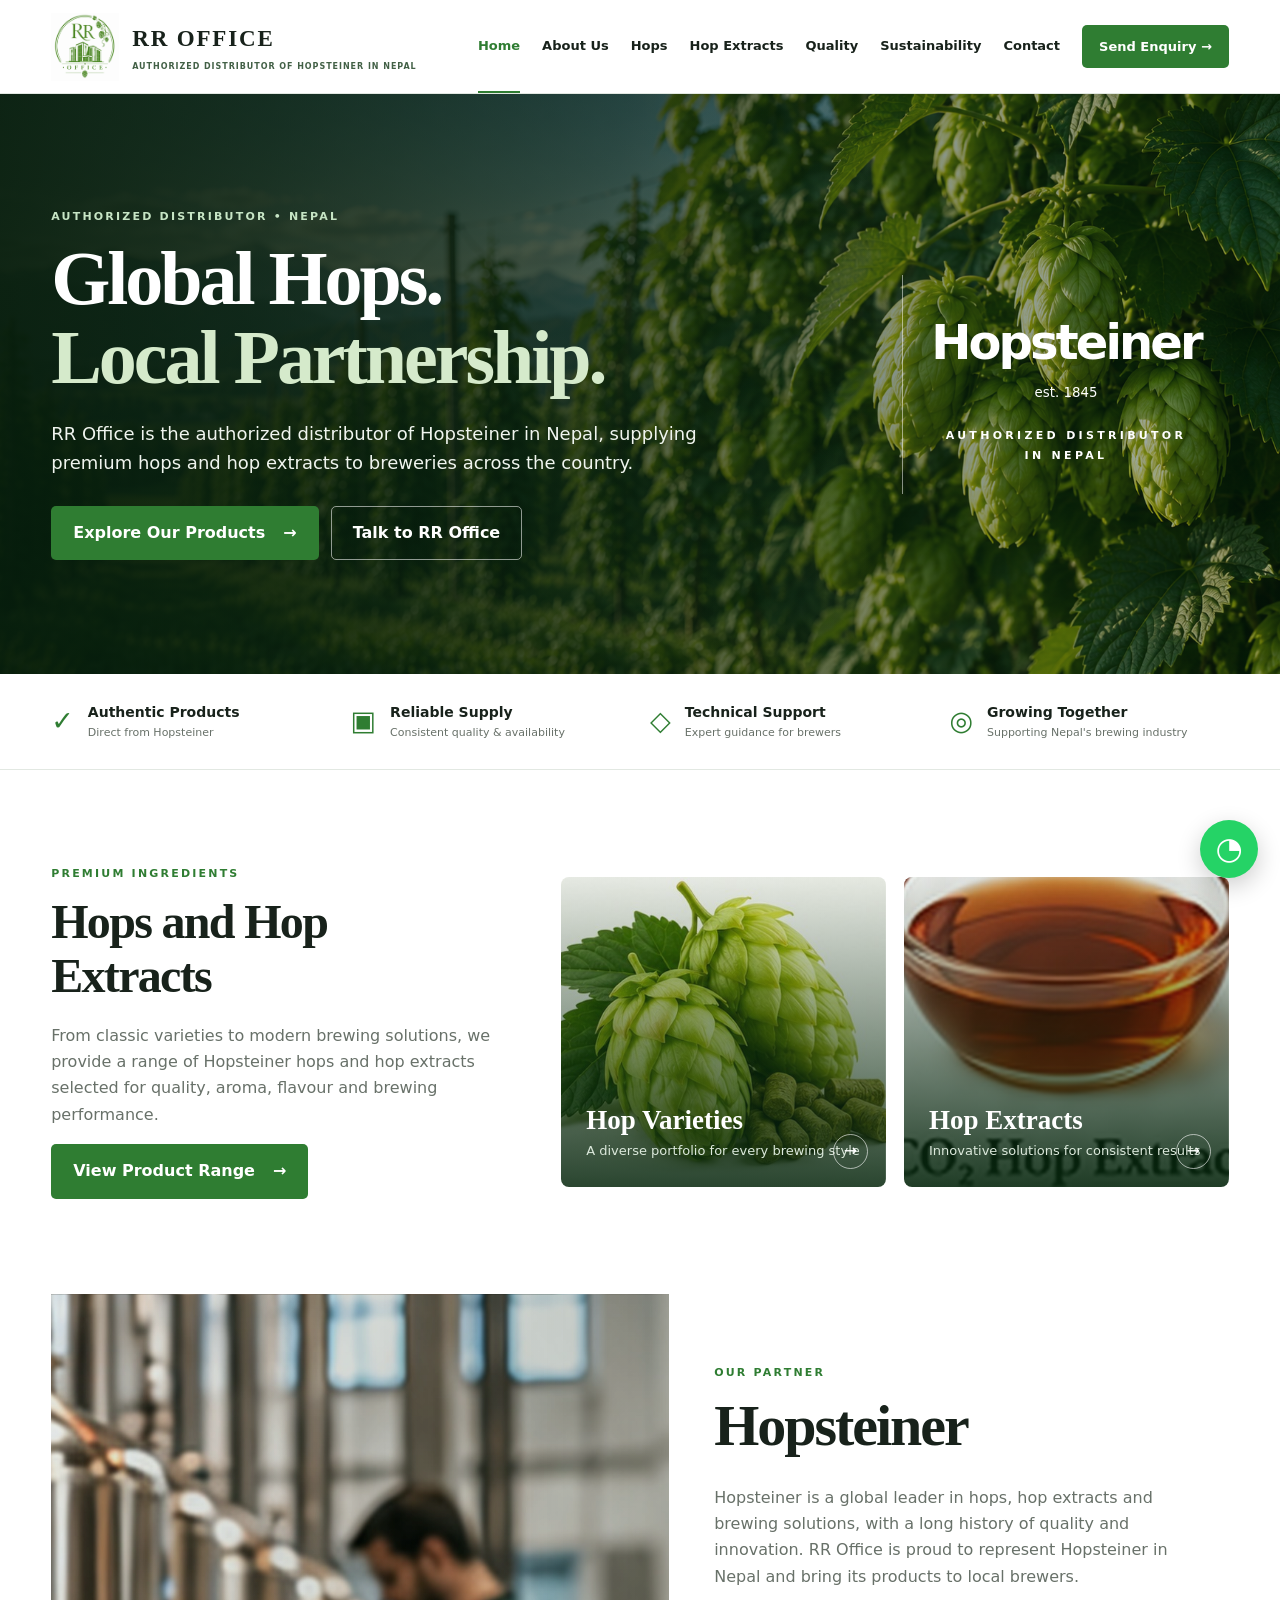
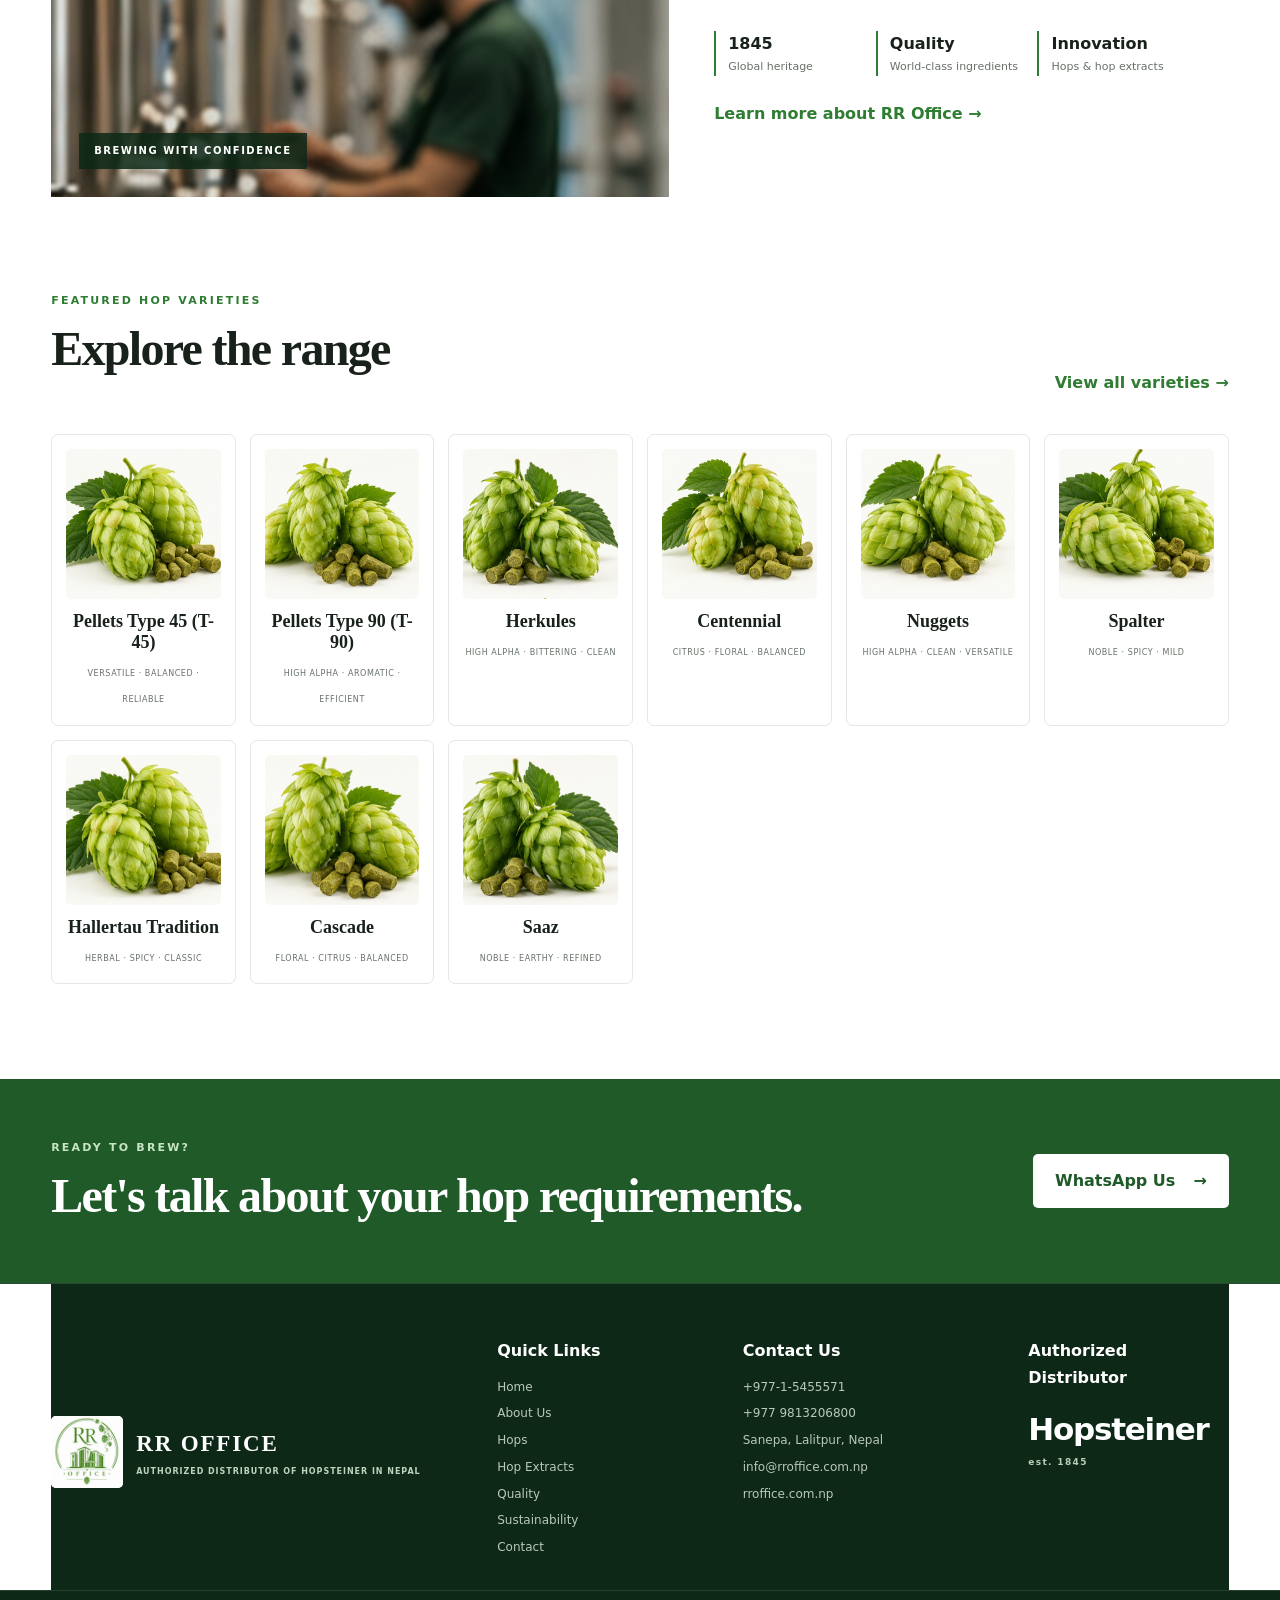
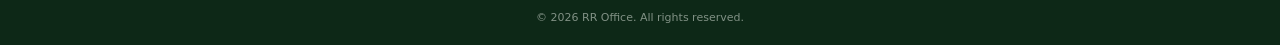
<file: index.html>
<!doctype html>
<html lang="en">
<head>
<meta charset="utf-8"><meta name="viewport" content="width=device-width,initial-scale=1">
<title>RR Office | Authorized Hopsteiner Distributor in Nepal</title>
<meta name="description" content="RR Office is the authorized distributor of Hopsteiner in Nepal, supplying premium hops and hop extracts to breweries across Nepal.">
<meta name="keywords" content="RR Office, Hopsteiner Nepal, authorized Hopsteiner distributor Nepal, hops Nepal, hop extracts Nepal, brewing hops">
<link rel="canonical" href="https://rroffice.com.np/">
<meta property="og:title" content="RR Office | Authorized Hopsteiner Distributor in Nepal">
<meta property="og:description" content="Premium hops and hop extracts for breweries in Nepal.">
<meta property="og:type" content="website"><meta property="og:url" content="https://rroffice.com.np/">
<link rel="icon" href="assets/logo.png"><link rel="stylesheet" href="style.css">
</head>
<body>
<header class="header"><div class="container nav">
<a class="brand" href="index.html"><img src="assets/logo.png" alt="RR Office logo"><div><strong>RR OFFICE</strong><small>AUTHORIZED DISTRIBUTOR OF HOPSTEINER IN NEPAL</small></div></a>
<button class="menu" aria-label="Open navigation">☰</button>
<nav id="nav"><a class="active" href="index.html">Home</a><a href="about.html">About Us</a><a href="products.html">Hops</a><a href="extracts.html">Hop Extracts</a><a href="quality.html">Quality</a><a href="sustainability.html">Sustainability</a><a href="contact.html">Contact</a><a class="nav-cta" href="contact.html">Send Enquiry <span>→</span></a></nav>
</div></header>

<main>
<section class="hero"><div class="hero-overlay"></div><div class="container hero-content">
<div class="hero-copy"><p class="eyebrow light">AUTHORIZED DISTRIBUTOR • NEPAL</p><h1>Global Hops.<br><em>Local Partnership.</em></h1>
<p>RR Office is the authorized distributor of Hopsteiner in Nepal, supplying premium hops and hop extracts to breweries across the country.</p>
<div class="actions"><a class="btn green" href="products.html">Explore Our Products <span>→</span></a><a class="btn outline-light" href="contact.html">Talk to RR Office</a></div></div>
<div class="partner-badge"><div class="partner-word">Hopsteiner</div><small>est. 1845</small><b>AUTHORIZED DISTRIBUTOR<br>IN NEPAL</b></div>
</div></section>

<section class="trust-strip"><div class="container trust-grid">
<div><span class="trust-icon">✓</span><div><b>Authentic Products</b><small>Direct from Hopsteiner</small></div></div>
<div><span class="trust-icon">▣</span><div><b>Reliable Supply</b><small>Consistent quality & availability</small></div></div>
<div><span class="trust-icon">◇</span><div><b>Technical Support</b><small>Expert guidance for brewers</small></div></div>
<div><span class="trust-icon">◎</span><div><b>Growing Together</b><small>Supporting Nepal's brewing industry</small></div></div>
</div></section>

<section class="section products-intro"><div class="container product-layout">
<div class="intro-copy"><p class="eyebrow">PREMIUM INGREDIENTS</p><h2>Hops and Hop Extracts</h2><p>From classic varieties to modern brewing solutions, we provide a range of Hopsteiner hops and hop extracts selected for quality, aroma, flavour and brewing performance.</p><a class="btn green" href="products.html">View Product Range <span>→</span></a></div>
<div class="product-tiles"><a class="photo-tile hops-tile" href="products.html"><div><h3>Hop Varieties</h3><p>A diverse portfolio for every brewing style</p></div><span>→</span></a><a class="photo-tile extract-tile" href="extracts.html"><div><h3>Hop Extracts</h3><p>Innovative solutions for consistent results</p></div><span>→</span></a></div>
</div></section>

<section class="partner-section"><div class="container partner-layout"><div class="brew-image"><div class="brew-label">BREWING WITH CONFIDENCE</div></div><div class="partner-copy"><p class="eyebrow">OUR PARTNER</p><h2>Hopsteiner</h2><p>Hopsteiner is a global leader in hops, hop extracts and brewing solutions, with a long history of quality and innovation. RR Office is proud to represent Hopsteiner in Nepal and bring its products to local brewers.</p><div class="feature-list"><div><b>1845</b><span>Global heritage</span></div><div><b>Quality</b><span>World-class ingredients</span></div><div><b>Innovation</b><span>Hops & hop extracts</span></div></div><a class="text-link" href="about.html">Learn more about RR Office →</a></div></div></section>

<section class="section varieties"><div class="container"><div class="section-head"><div><p class="eyebrow">FEATURED HOP VARIETIES</p><h2>Explore the range</h2></div><a class="text-link" href="products.html">View all varieties →</a></div>
<div class="variety-grid">
<article class="variety"><img class="product-img" src="assets/t45.jpg" alt="Hop pellets Type 45"><h3>Pellets Type 45 (T-45)</h3><small>VERSATILE · BALANCED · RELIABLE</small></article>
<article class="variety"><img class="product-img" src="assets/t90.jpg" alt="Hop pellets Type 90"><h3>Pellets Type 90 (T-90)</h3><small>HIGH ALPHA · AROMATIC · EFFICIENT</small></article>
<article class="variety"><img class="product-img" src="assets/herkules.jpg" alt="Herkules hops"><h3>Herkules</h3><small>HIGH ALPHA · BITTERING · CLEAN</small></article>
<article class="variety"><img class="product-img" src="assets/centennial.jpg" alt="Centennial hops"><h3>Centennial</h3><small>CITRUS · FLORAL · BALANCED</small></article>
<article class="variety"><img class="product-img" src="assets/nuggets.jpg" alt="Nuggets hops"><h3>Nuggets</h3><small>HIGH ALPHA · CLEAN · VERSATILE</small></article>
<article class="variety"><img class="product-img" src="assets/spalter.jpg" alt="Spalter hops"><h3>Spalter</h3><small>NOBLE · SPICY · MILD</small></article>
<article class="variety"><img class="product-img" src="assets/hallertau-tradition.jpg" alt="Hallertau Tradition hops"><h3>Hallertau Tradition</h3><small>HERBAL · SPICY · CLASSIC</small></article>
<article class="variety"><img class="product-img" src="assets/cascade.jpg" alt="Cascade hops"><h3>Cascade</h3><small>FLORAL · CITRUS · BALANCED</small></article>
<article class="variety"><img class="product-img" src="assets/saaz.jpg" alt="Saaz hops"><h3>Saaz</h3><small>NOBLE · EARTHY · REFINED</small></article>
</div></div></section>

<section class="cta"><div class="container cta-inner"><div><p class="eyebrow light">READY TO BREW?</p><h2>Let's talk about your hop requirements.</h2></div><a class="btn white" href="https://wa.me/9779813206800?text=Hello%20RR%20Office%2C%20I%20would%20like%20to%20enquire%20about%20hops%20or%20hop%20extracts." target="_blank" rel="noopener">WhatsApp Us <span>→</span></a></div></section>
</main>
<footer><div class="container footer-grid"><div class="footer-brand"><img src="assets/logo.png" alt="RR Office logo"><div><strong>RR OFFICE</strong><small>AUTHORIZED DISTRIBUTOR OF HOPSTEINER IN NEPAL</small></div></div><div><h4>Quick Links</h4><a href="index.html">Home</a><a href="about.html">About Us</a><a href="products.html">Hops</a><a href="extracts.html">Hop Extracts</a><a href="quality.html">Quality</a><a href="sustainability.html">Sustainability</a><a href="contact.html">Contact</a></div><div><h4>Contact Us</h4><a href="tel:+97715455571">+977-1-5455571</a><a href="https://wa.me/9779813206800" target="_blank" rel="noopener">+977 9813206800</a><span>Sanepa, Lalitpur, Nepal</span><a href="mailto:info@rroffice.com.np">info@rroffice.com.np</a><a href="https://rroffice.com.np">rroffice.com.np</a></div><div><h4>Authorized Distributor</h4><div class="hopsteiner-footer">Hopsteiner<small>est. 1845</small></div></div></div><div class="copyright">© <span id="year"></span> RR Office. All rights reserved.</div></footer>
<a class="wa" href="https://wa.me/9779813206800?text=Hello%20RR%20Office%2C%20I%20would%20like%20to%20make%20an%20enquiry." target="_blank" rel="noopener" aria-label="WhatsApp">◔</a>
<script src="script.js"></script>
</body></html>
</file>
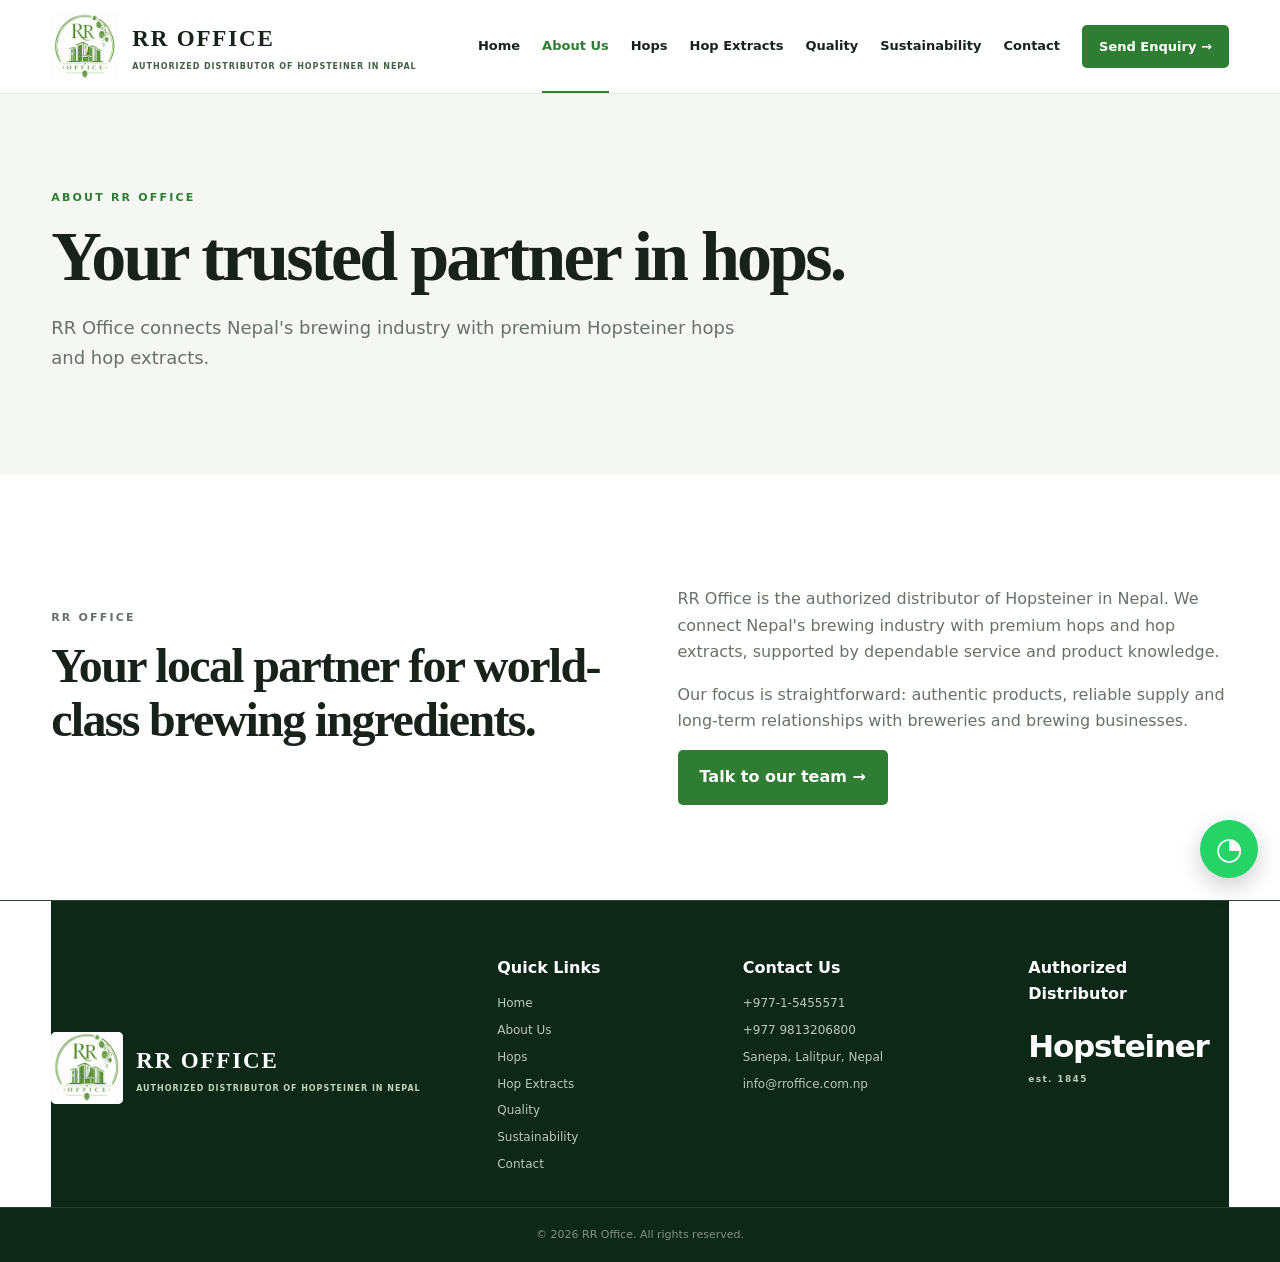
<file: about.html>
<!doctype html><html lang="en"><head><meta charset="utf-8"><meta name="viewport" content="width=device-width,initial-scale=1"><title>About RR Office | Authorized Hopsteiner Distributor Nepal</title><meta name="description" content="Learn about RR Office, the authorized distributor of Hopsteiner in Nepal."><link rel="canonical" href="https://rroffice.com.np/about.html"><link rel="icon" href="assets/logo.png"><link rel="stylesheet" href="style.css"></head><body><header class="header"><div class="container nav"><a class="brand" href="index.html"><img src="assets/logo.png" alt="RR Office logo"><div><strong>RR OFFICE</strong><small>AUTHORIZED DISTRIBUTOR OF HOPSTEINER IN NEPAL</small></div></a><button class="menu" aria-label="Open navigation">☰</button><nav id="nav"><a href="index.html">Home</a><a class="active" href="about.html">About Us</a><a class="" href="products.html">Hops</a><a class="" href="extracts.html">Hop Extracts</a><a class="" href="quality.html">Quality</a><a class="" href="sustainability.html">Sustainability</a><a class="" href="contact.html">Contact</a><a class="nav-cta" href="contact.html">Send Enquiry <span>→</span></a></nav></div></header><main><section class="page-hero"><div class="container"><p class="eyebrow">ABOUT RR OFFICE</p><h1>Your trusted partner in hops.</h1><p>RR Office connects Nepal's brewing industry with premium Hopsteiner hops and hop extracts.</p></div></section><section class="section"><div class="container two-col"><div><p class="eyebrow">RR OFFICE</p><h2>Your local partner for world-class brewing ingredients.</h2></div><div><p>RR Office is the authorized distributor of Hopsteiner in Nepal. We connect Nepal's brewing industry with premium hops and hop extracts, supported by dependable service and product knowledge.</p><p>Our focus is straightforward: authentic products, reliable supply and long-term relationships with breweries and brewing businesses.</p><a class="btn green" href="contact.html">Talk to our team →</a></div></div></section></main><footer><div class="container footer-grid"><div class="footer-brand"><img src="assets/logo.png" alt="RR Office logo"><div><strong>RR OFFICE</strong><small>AUTHORIZED DISTRIBUTOR OF HOPSTEINER IN NEPAL</small></div></div><div><h4>Quick Links</h4><a href="index.html">Home</a><a href="about.html">About Us</a><a href="products.html">Hops</a><a href="extracts.html">Hop Extracts</a><a href="quality.html">Quality</a><a href="sustainability.html">Sustainability</a><a href="contact.html">Contact</a></div><div><h4>Contact Us</h4><a href="tel:+97715455571">+977-1-5455571</a><a href="https://wa.me/9779813206800" target="_blank" rel="noopener">+977 9813206800</a><span>Sanepa, Lalitpur, Nepal</span><a href="mailto:info@rroffice.com.np">info@rroffice.com.np</a></div><div><h4>Authorized Distributor</h4><div class="hopsteiner-footer">Hopsteiner<small>est. 1845</small></div></div></div><div class="copyright">© <span id="year"></span> RR Office. All rights reserved.</div></footer><a class="wa" href="https://wa.me/9779813206800" target="_blank" rel="noopener" aria-label="WhatsApp">◔</a><script src="script.js"></script></body></html>
</file>
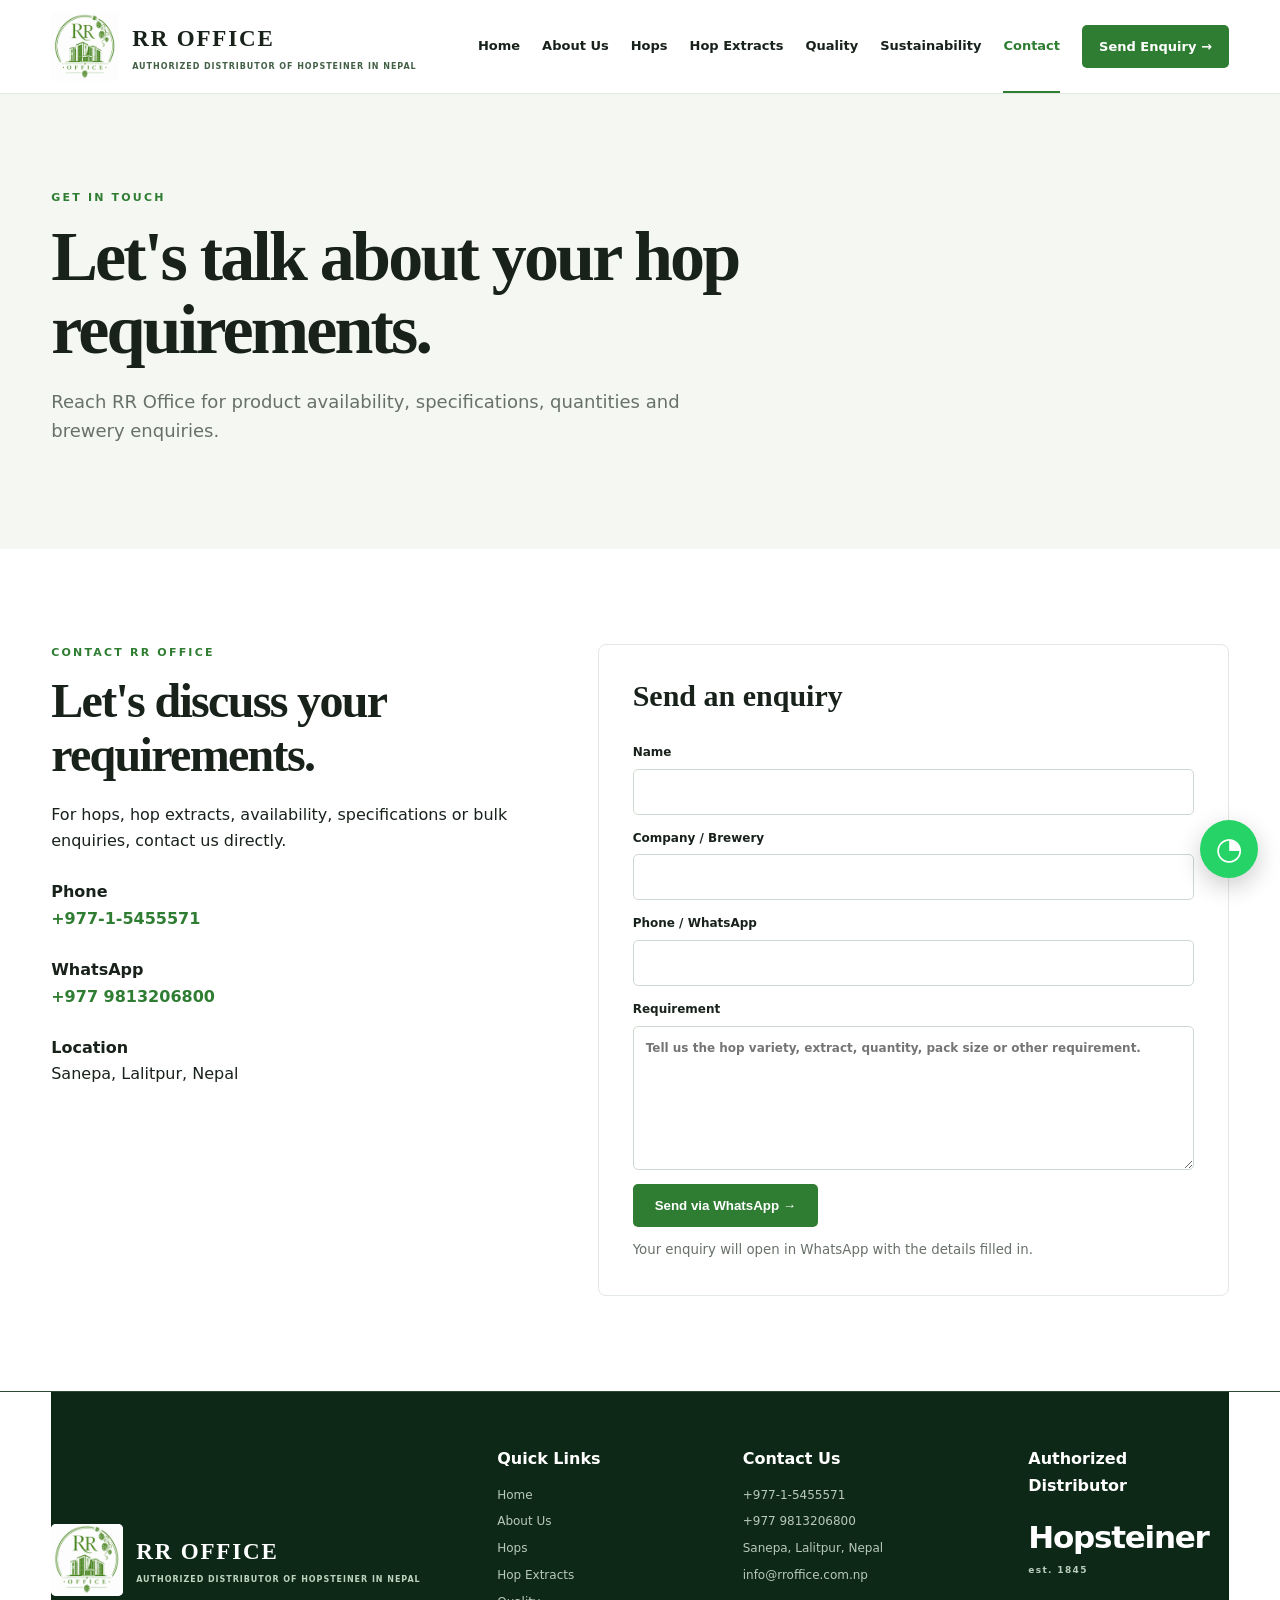
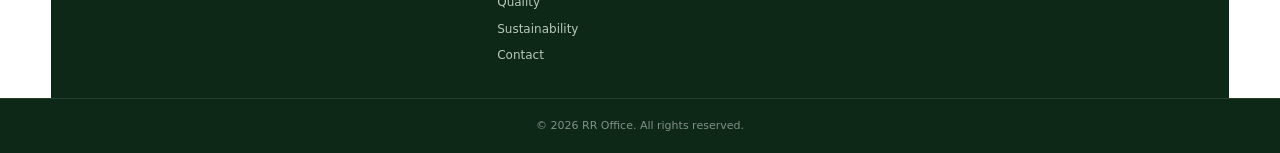
<file: contact.html>
<!doctype html><html lang="en"><head><meta charset="utf-8"><meta name="viewport" content="width=device-width,initial-scale=1"><title>Contact RR Office | Hopsteiner Nepal</title><meta name="description" content="Contact RR Office for hops and hop extract enquiries in Nepal."><link rel="canonical" href="https://rroffice.com.np/contact.html"><link rel="icon" href="assets/logo.png"><link rel="stylesheet" href="style.css"></head><body><header class="header"><div class="container nav"><a class="brand" href="index.html"><img src="assets/logo.png" alt="RR Office logo"><div><strong>RR OFFICE</strong><small>AUTHORIZED DISTRIBUTOR OF HOPSTEINER IN NEPAL</small></div></a><button class="menu" aria-label="Open navigation">☰</button><nav id="nav"><a href="index.html">Home</a><a class="" href="about.html">About Us</a><a class="" href="products.html">Hops</a><a class="" href="extracts.html">Hop Extracts</a><a class="" href="quality.html">Quality</a><a class="" href="sustainability.html">Sustainability</a><a class="active" href="contact.html">Contact</a><a class="nav-cta" href="contact.html">Send Enquiry <span>→</span></a></nav></div></header><main><section class="page-hero"><div class="container"><p class="eyebrow">GET IN TOUCH</p><h1>Let's talk about your hop requirements.</h1><p>Reach RR Office for product availability, specifications, quantities and brewery enquiries.</p></div></section><section class="section"><div class="container contact-grid"><div><p class="eyebrow">CONTACT RR OFFICE</p><h2>Let's discuss your requirements.</h2><p>For hops, hop extracts, availability, specifications or bulk enquiries, contact us directly.</p><div class="contact-details"><p><b>Phone</b><br><a href="tel:+97715455571">+977-1-5455571</a></p><p><b>WhatsApp</b><br><a href="https://wa.me/9779813206800" target="_blank" rel="noopener">+977 9813206800</a></p><p><b>Location</b><br>Sanepa, Lalitpur, Nepal</p></div></div><form id="contactForm" class="form"><h3>Send an enquiry</h3><label>Name<input name="name" required></label><label>Company / Brewery<input name="company"></label><label>Phone / WhatsApp<input name="phone" required></label><label>Requirement<textarea name="message" rows="6" required placeholder="Tell us the hop variety, extract, quantity, pack size or other requirement."></textarea></label><button class="btn green" type="submit">Send via WhatsApp →</button><small>Your enquiry will open in WhatsApp with the details filled in.</small></form></div></section></main><footer><div class="container footer-grid"><div class="footer-brand"><img src="assets/logo.png" alt="RR Office logo"><div><strong>RR OFFICE</strong><small>AUTHORIZED DISTRIBUTOR OF HOPSTEINER IN NEPAL</small></div></div><div><h4>Quick Links</h4><a href="index.html">Home</a><a href="about.html">About Us</a><a href="products.html">Hops</a><a href="extracts.html">Hop Extracts</a><a href="quality.html">Quality</a><a href="sustainability.html">Sustainability</a><a href="contact.html">Contact</a></div><div><h4>Contact Us</h4><a href="tel:+97715455571">+977-1-5455571</a><a href="https://wa.me/9779813206800" target="_blank" rel="noopener">+977 9813206800</a><span>Sanepa, Lalitpur, Nepal</span><a href="mailto:info@rroffice.com.np">info@rroffice.com.np</a></div><div><h4>Authorized Distributor</h4><div class="hopsteiner-footer">Hopsteiner<small>est. 1845</small></div></div></div><div class="copyright">© <span id="year"></span> RR Office. All rights reserved.</div></footer><a class="wa" href="https://wa.me/9779813206800" target="_blank" rel="noopener" aria-label="WhatsApp">◔</a><script src="script.js"></script></body></html>
</file>
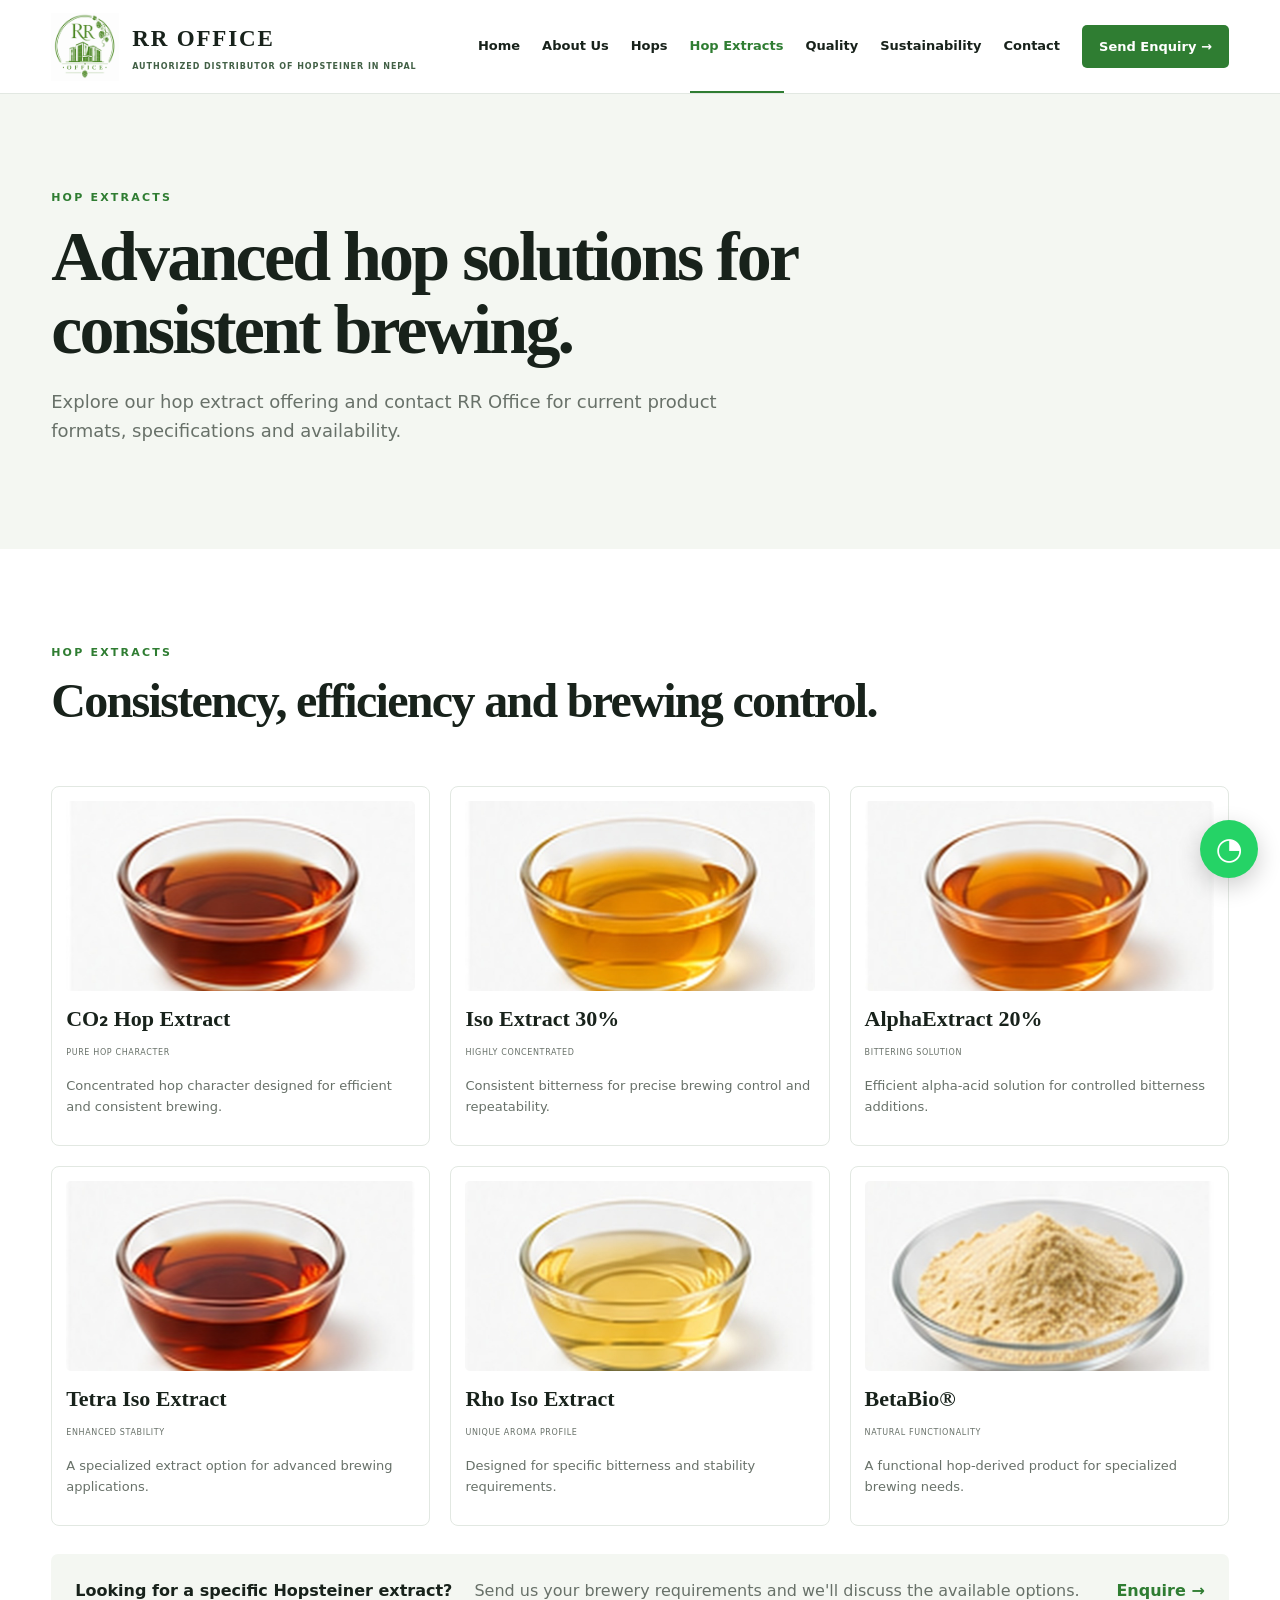
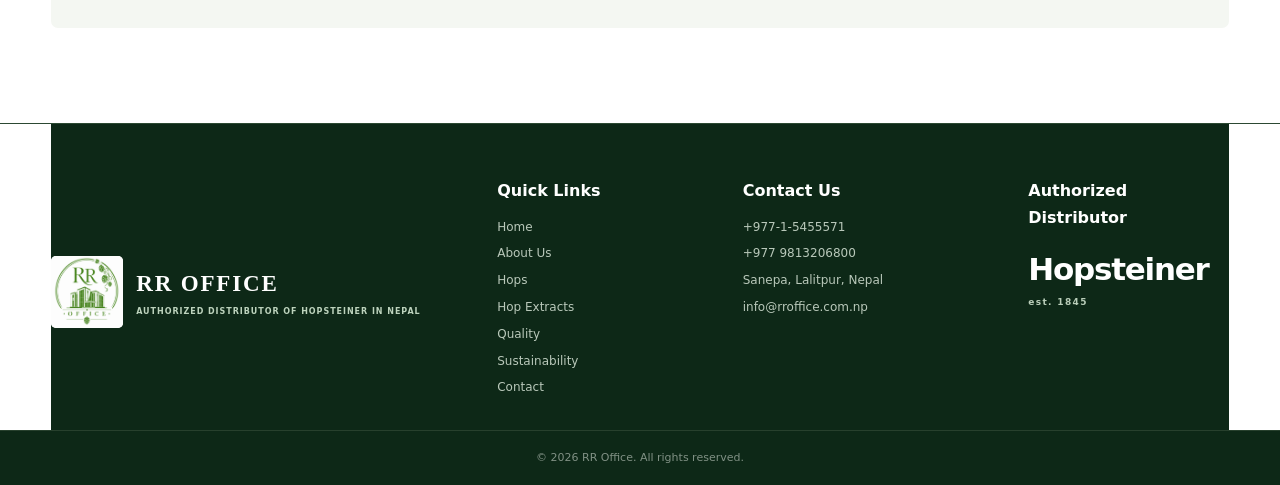
<file: extracts.html>
<!doctype html><html lang="en"><head><meta charset="utf-8"><meta name="viewport" content="width=device-width,initial-scale=1"><title>Hop Extracts | RR Office | Hopsteiner Nepal</title><meta name="description" content="Hop extracts supplied by RR Office, authorized Hopsteiner distributor in Nepal."><link rel="canonical" href="https://rroffice.com.np/extracts.html"><link rel="icon" href="assets/logo.png"><link rel="stylesheet" href="style.css"></head><body><header class="header"><div class="container nav"><a class="brand" href="index.html"><img src="assets/logo.png" alt="RR Office logo"><div><strong>RR OFFICE</strong><small>AUTHORIZED DISTRIBUTOR OF HOPSTEINER IN NEPAL</small></div></a><button class="menu" aria-label="Open navigation">☰</button><nav id="nav"><a href="index.html">Home</a><a class="" href="about.html">About Us</a><a class="" href="products.html">Hops</a><a class="active" href="extracts.html">Hop Extracts</a><a class="" href="quality.html">Quality</a><a class="" href="sustainability.html">Sustainability</a><a class="" href="contact.html">Contact</a><a class="nav-cta" href="contact.html">Send Enquiry <span>→</span></a></nav></div></header><main><section class="page-hero"><div class="container"><p class="eyebrow">HOP EXTRACTS</p><h1>Advanced hop solutions for consistent brewing.</h1><p>Explore our hop extract offering and contact RR Office for current product formats, specifications and availability.</p></div></section><section class="section"><div class="container"><div class="section-head"><div><p class="eyebrow">HOP EXTRACTS</p><h2>Consistency, efficiency and brewing control.</h2></div></div><div class="extract-grid"><article class="extract-card"><img class="product-img" src="assets/extract-1.jpg" alt="CO2 Hop Extract"><h3>CO₂ Hop Extract</h3><small>PURE HOP CHARACTER</small><p>Concentrated hop character designed for efficient and consistent brewing.</p></article><article class="extract-card"><img class="product-img" src="assets/extract-2.jpg" alt="Iso Extract 30%"><h3>Iso Extract 30%</h3><small>HIGHLY CONCENTRATED</small><p>Consistent bitterness for precise brewing control and repeatability.</p></article><article class="extract-card"><img class="product-img" src="assets/extract-3.jpg" alt="AlphaExtract 20%"><h3>AlphaExtract 20%</h3><small>BITTERING SOLUTION</small><p>Efficient alpha-acid solution for controlled bitterness additions.</p></article><article class="extract-card"><img class="product-img" src="assets/extract-4.jpg" alt="Tetra Iso Extract"><h3>Tetra Iso Extract</h3><small>ENHANCED STABILITY</small><p>A specialized extract option for advanced brewing applications.</p></article><article class="extract-card"><img class="product-img" src="assets/extract-5.jpg" alt="Rho Iso Extract"><h3>Rho Iso Extract</h3><small>UNIQUE AROMA PROFILE</small><p>Designed for specific bitterness and stability requirements.</p></article><article class="extract-card"><img class="product-img" src="assets/extract-6.jpg" alt="BetaBio"><h3>BetaBio®</h3><small>NATURAL FUNCTIONALITY</small><p>A functional hop-derived product for specialized brewing needs.</p></article></div><div class="callout"><b>Looking for a specific Hopsteiner extract?</b><span>Send us your brewery requirements and we'll discuss the available options.</span><a class="text-link" href="contact.html?product=Hop%20Extract">Enquire →</a></div></div></section></main><footer><div class="container footer-grid"><div class="footer-brand"><img src="assets/logo.png" alt="RR Office logo"><div><strong>RR OFFICE</strong><small>AUTHORIZED DISTRIBUTOR OF HOPSTEINER IN NEPAL</small></div></div><div><h4>Quick Links</h4><a href="index.html">Home</a><a href="about.html">About Us</a><a href="products.html">Hops</a><a href="extracts.html">Hop Extracts</a><a href="quality.html">Quality</a><a href="sustainability.html">Sustainability</a><a href="contact.html">Contact</a></div><div><h4>Contact Us</h4><a href="tel:+97715455571">+977-1-5455571</a><a href="https://wa.me/9779813206800" target="_blank" rel="noopener">+977 9813206800</a><span>Sanepa, Lalitpur, Nepal</span><a href="mailto:info@rroffice.com.np">info@rroffice.com.np</a></div><div><h4>Authorized Distributor</h4><div class="hopsteiner-footer">Hopsteiner<small>est. 1845</small></div></div></div><div class="copyright">© <span id="year"></span> RR Office. All rights reserved.</div></footer><a class="wa" href="https://wa.me/9779813206800" target="_blank" rel="noopener" aria-label="WhatsApp">◔</a><script src="script.js"></script></body></html>
</file>
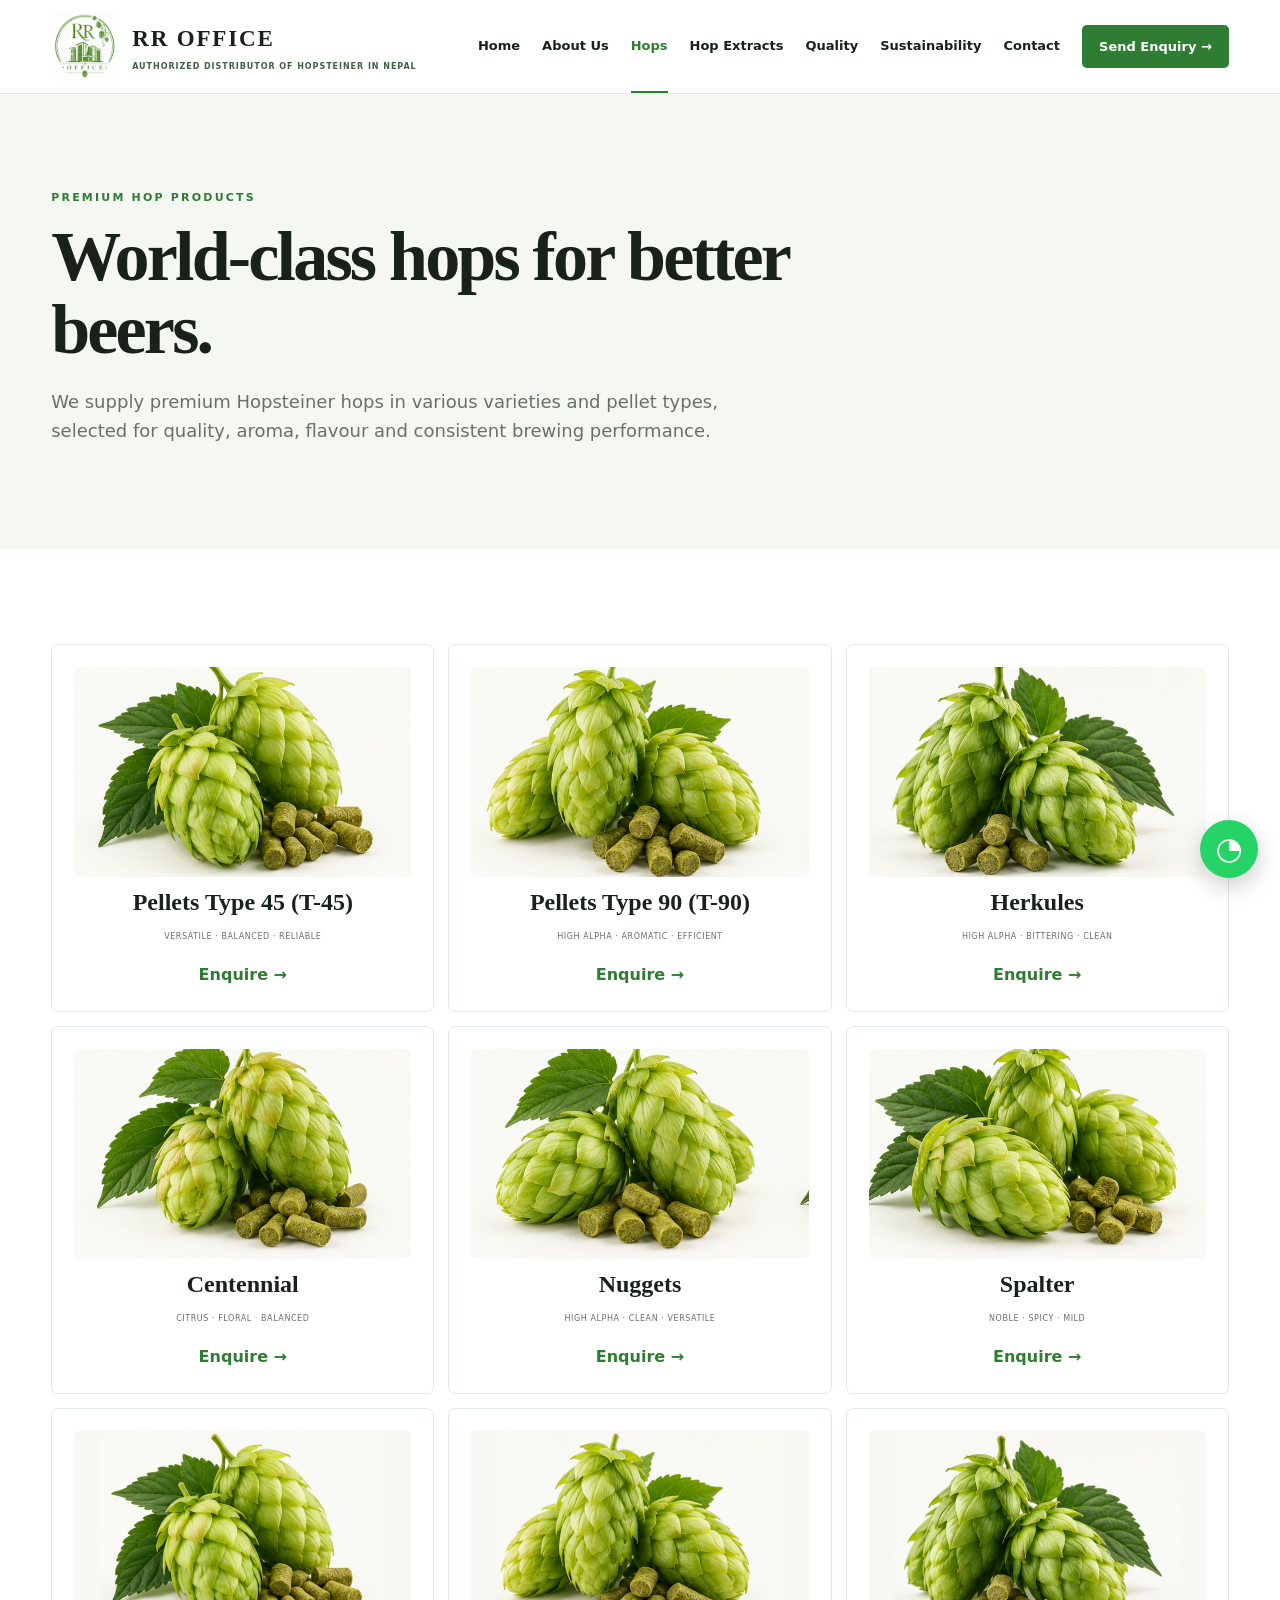
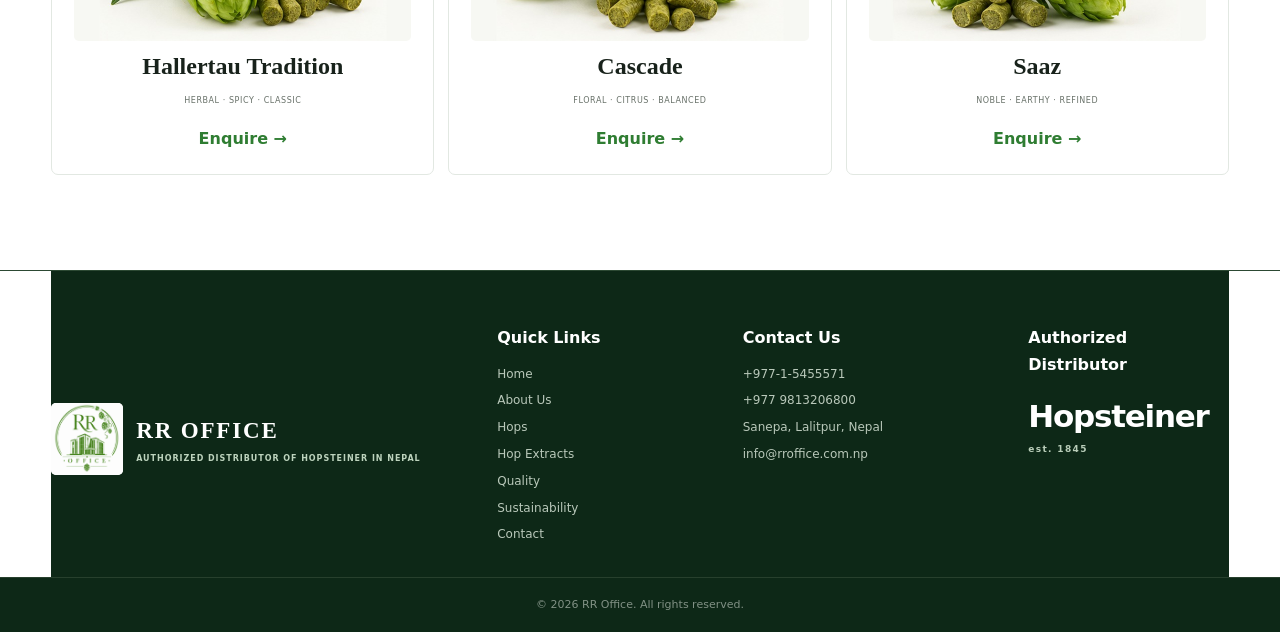
<file: products.html>
<!doctype html>
<html lang="en">
<head>
<meta charset="utf-8"><meta name="viewport" content="width=device-width,initial-scale=1">
<title>Hops in Nepal | RR Office | Hopsteiner</title>
<meta name="description" content="Explore hop products supplied by RR Office, the authorized Hopsteiner distributor in Nepal, including Type 45 and Type 90 pellets, Hallertau Tradition, Cascade, Saaz and selected hop varieties.">
<link rel="canonical" href="https://rroffice.com.np/products.html">
<meta property="og:title" content="Hops in Nepal | RR Office | Hopsteiner"><meta property="og:description" content="Explore hop products supplied by RR Office, the authorized Hopsteiner distributor in Nepal, including Type 45 and Type 90 pellets, Hallertau Tradition, Cascade, Saaz and selected hop varieties."><meta property="og:type" content="website"><meta property="og:url" content="https://rroffice.com.np/products.html"><meta property="og:site_name" content="RR Office">
<link rel="icon" href="assets/logo.png"><link rel="stylesheet" href="style.css">
</head>
<body>
<header class="header"><div class="container nav"><a class="brand" href="index.html"><img src="assets/logo.png" alt="RR Office logo"><div><strong>RR OFFICE</strong><small>AUTHORIZED DISTRIBUTOR OF HOPSTEINER IN NEPAL</small></div></a><button class="menu" aria-label="Open navigation">☰</button><nav id="nav"><a href="index.html">Home</a><a class="" href="about.html">About Us</a><a class="active" href="products.html">Hops</a><a class="" href="extracts.html">Hop Extracts</a><a class="" href="quality.html">Quality</a><a class="" href="sustainability.html">Sustainability</a><a class="" href="contact.html">Contact</a><a class="nav-cta" href="contact.html">Send Enquiry <span>→</span></a></nav></div></header>
<main>
<section class="page-hero"><div class="container"><p class="eyebrow">PREMIUM HOP PRODUCTS</p><h1>World-class hops for better beers.</h1><p>We supply premium Hopsteiner hops in various varieties and pellet types, selected for quality, aroma, flavour and consistent brewing performance.</p></div></section>
<section class="section"><div class="container variety-grid large">
<article class="variety"><img class="product-img" src="assets/t45.jpg" alt="Hop pellets Type 45"><h3>Pellets Type 45 (T-45)</h3><small>VERSATILE · BALANCED · RELIABLE</small><a class="text-link" href="contact.html?product=Pellets%20Type%2045%20(T-45)">Enquire →</a></article>
<article class="variety"><img class="product-img" src="assets/t90.jpg" alt="Hop pellets Type 90"><h3>Pellets Type 90 (T-90)</h3><small>HIGH ALPHA · AROMATIC · EFFICIENT</small><a class="text-link" href="contact.html?product=Pellets%20Type%2090%20(T-90)">Enquire →</a></article>
<article class="variety"><img class="product-img" src="assets/herkules.jpg" alt="Herkules hops"><h3>Herkules</h3><small>HIGH ALPHA · BITTERING · CLEAN</small><a class="text-link" href="contact.html?product=Herkules">Enquire →</a></article>
<article class="variety"><img class="product-img" src="assets/centennial.jpg" alt="Centennial hops"><h3>Centennial</h3><small>CITRUS · FLORAL · BALANCED</small><a class="text-link" href="contact.html?product=Centennial">Enquire →</a></article>
<article class="variety"><img class="product-img" src="assets/nuggets.jpg" alt="Nuggets hops"><h3>Nuggets</h3><small>HIGH ALPHA · CLEAN · VERSATILE</small><a class="text-link" href="contact.html?product=Nuggets">Enquire →</a></article>
<article class="variety"><img class="product-img" src="assets/spalter.jpg" alt="Spalter hops"><h3>Spalter</h3><small>NOBLE · SPICY · MILD</small><a class="text-link" href="contact.html?product=Spalter">Enquire →</a></article>
<article class="variety"><img class="product-img" src="assets/hallertau-tradition.jpg" alt="Hallertau Tradition hops"><h3>Hallertau Tradition</h3><small>HERBAL · SPICY · CLASSIC</small><a class="text-link" href="contact.html?product=Hallertau%20Tradition">Enquire →</a></article>
<article class="variety"><img class="product-img" src="assets/cascade.jpg" alt="Cascade hops"><h3>Cascade</h3><small>FLORAL · CITRUS · BALANCED</small><a class="text-link" href="contact.html?product=Cascade">Enquire →</a></article>
<article class="variety"><img class="product-img" src="assets/saaz.jpg" alt="Saaz hops"><h3>Saaz</h3><small>NOBLE · EARTHY · REFINED</small><a class="text-link" href="contact.html?product=Saaz">Enquire →</a></article>
</div></section>
</main>
<footer><div class="container footer-grid"><div class="footer-brand"><img src="assets/logo.png" alt="RR Office logo"><div><strong>RR OFFICE</strong><small>AUTHORIZED DISTRIBUTOR OF HOPSTEINER IN NEPAL</small></div></div><div><h4>Quick Links</h4><a href="index.html">Home</a><a href="about.html">About Us</a><a href="products.html">Hops</a><a href="extracts.html">Hop Extracts</a><a href="quality.html">Quality</a><a href="sustainability.html">Sustainability</a><a href="contact.html">Contact</a></div><div><h4>Contact Us</h4><a href="tel:+97715455571">+977-1-5455571</a><a href="https://wa.me/9779813206800" target="_blank" rel="noopener">+977 9813206800</a><span>Sanepa, Lalitpur, Nepal</span><a href="mailto:info@rroffice.com.np">info@rroffice.com.np</a></div><div><h4>Authorized Distributor</h4><div class="hopsteiner-footer">Hopsteiner<small>est. 1845</small></div></div></div><div class="copyright">© <span id="year"></span> RR Office. All rights reserved.</div></footer><a class="wa" href="https://wa.me/9779813206800" target="_blank" rel="noopener" aria-label="WhatsApp">◔</a><script src="script.js"></script>
</body></html>
</file>
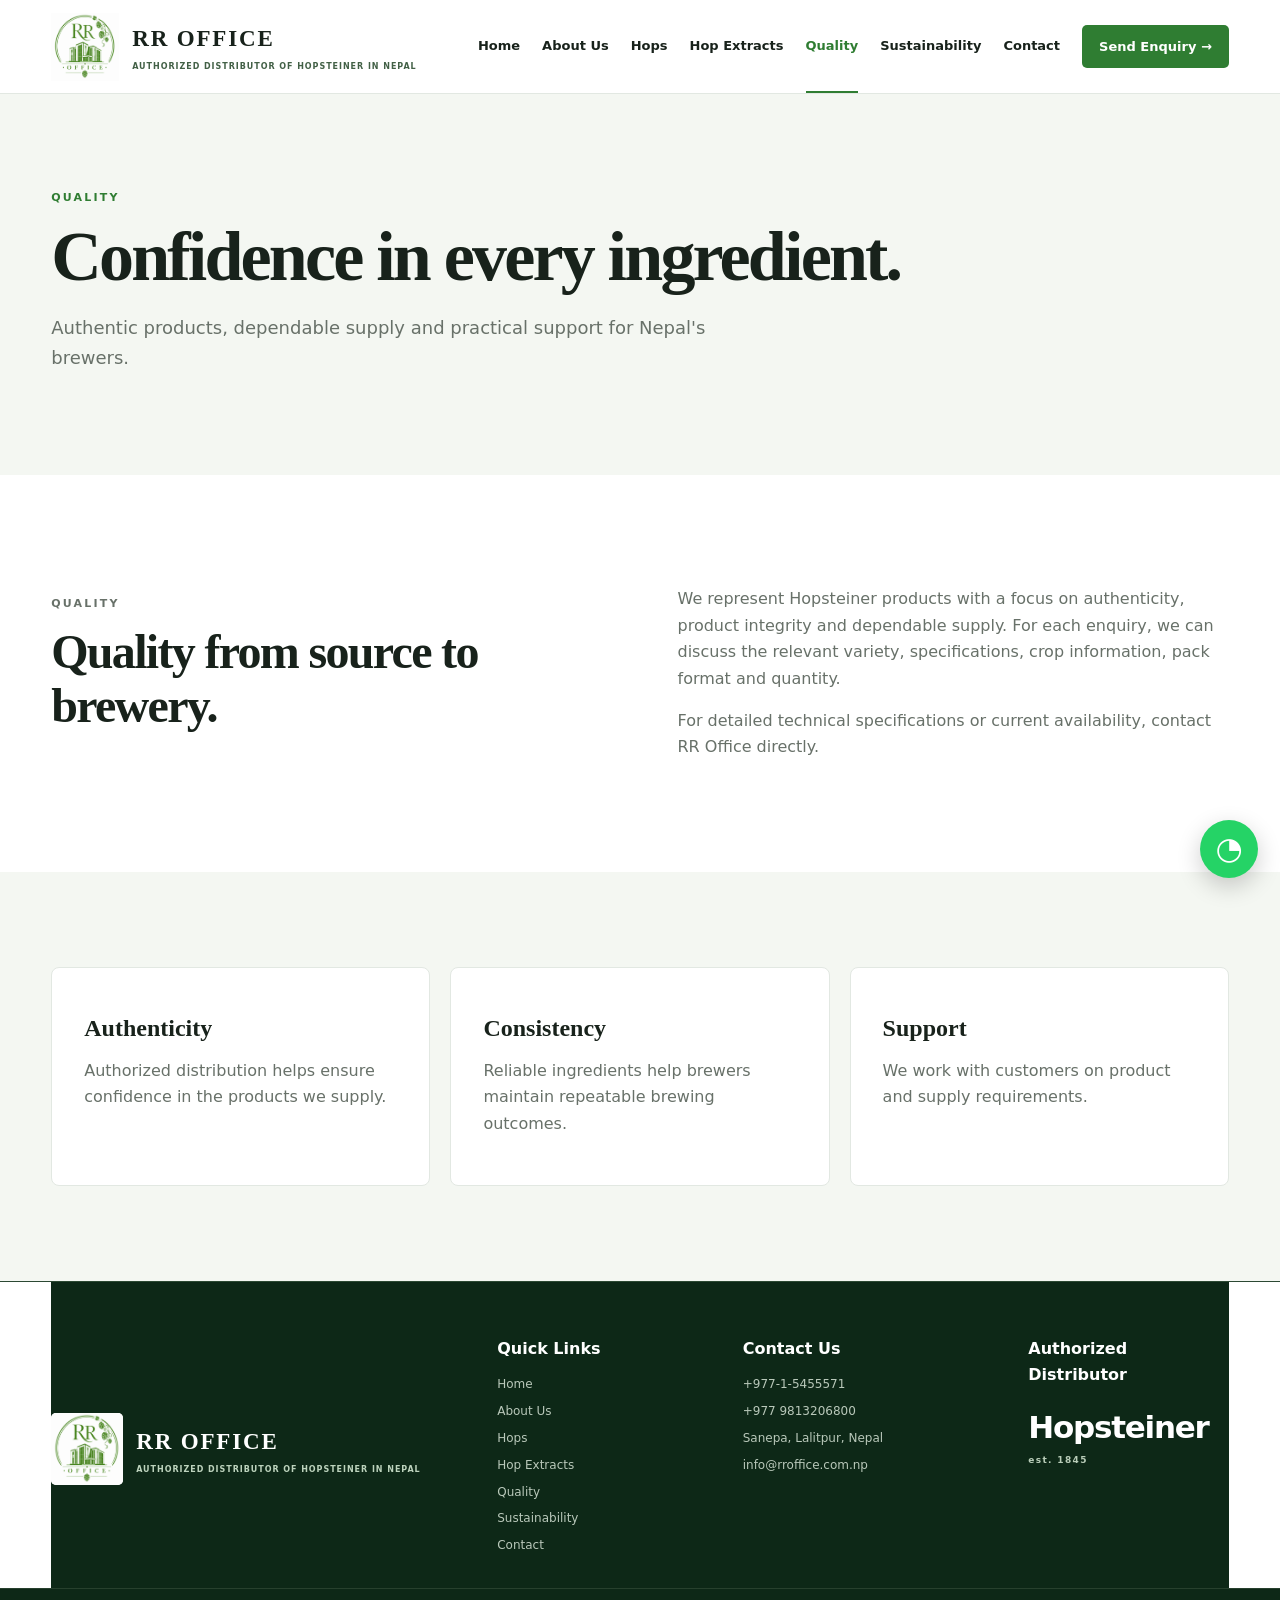
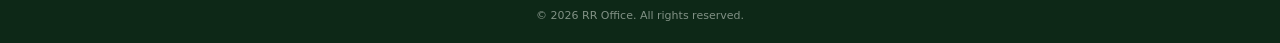
<file: quality.html>
<!doctype html><html lang="en"><head><meta charset="utf-8"><meta name="viewport" content="width=device-width,initial-scale=1"><title>Quality | RR Office | Hopsteiner Nepal</title><meta name="description" content="Quality and product support from RR Office, authorized Hopsteiner distributor in Nepal."><link rel="canonical" href="https://rroffice.com.np/quality.html"><link rel="icon" href="assets/logo.png"><link rel="stylesheet" href="style.css"></head><body><header class="header"><div class="container nav"><a class="brand" href="index.html"><img src="assets/logo.png" alt="RR Office logo"><div><strong>RR OFFICE</strong><small>AUTHORIZED DISTRIBUTOR OF HOPSTEINER IN NEPAL</small></div></a><button class="menu" aria-label="Open navigation">☰</button><nav id="nav"><a href="index.html">Home</a><a class="" href="about.html">About Us</a><a class="" href="products.html">Hops</a><a class="" href="extracts.html">Hop Extracts</a><a class="active" href="quality.html">Quality</a><a class="" href="sustainability.html">Sustainability</a><a class="" href="contact.html">Contact</a><a class="nav-cta" href="contact.html">Send Enquiry <span>→</span></a></nav></div></header><main><section class="page-hero"><div class="container"><p class="eyebrow">QUALITY</p><h1>Confidence in every ingredient.</h1><p>Authentic products, dependable supply and practical support for Nepal's brewers.</p></div></section><section class="section"><div class="container two-col"><div><p class="eyebrow">QUALITY</p><h2>Quality from source to brewery.</h2></div><div><p>We represent Hopsteiner products with a focus on authenticity, product integrity and dependable supply. For each enquiry, we can discuss the relevant variety, specifications, crop information, pack format and quantity.</p><p>For detailed technical specifications or current availability, contact RR Office directly.</p></div></div></section><section class="section pale"><div class="container cards-3"><article class="info-card"><h3>Authenticity</h3><p>Authorized distribution helps ensure confidence in the products we supply.</p></article><article class="info-card"><h3>Consistency</h3><p>Reliable ingredients help brewers maintain repeatable brewing outcomes.</p></article><article class="info-card"><h3>Support</h3><p>We work with customers on product and supply requirements.</p></article></div></section></main><footer><div class="container footer-grid"><div class="footer-brand"><img src="assets/logo.png" alt="RR Office logo"><div><strong>RR OFFICE</strong><small>AUTHORIZED DISTRIBUTOR OF HOPSTEINER IN NEPAL</small></div></div><div><h4>Quick Links</h4><a href="index.html">Home</a><a href="about.html">About Us</a><a href="products.html">Hops</a><a href="extracts.html">Hop Extracts</a><a href="quality.html">Quality</a><a href="sustainability.html">Sustainability</a><a href="contact.html">Contact</a></div><div><h4>Contact Us</h4><a href="tel:+97715455571">+977-1-5455571</a><a href="https://wa.me/9779813206800" target="_blank" rel="noopener">+977 9813206800</a><span>Sanepa, Lalitpur, Nepal</span><a href="mailto:info@rroffice.com.np">info@rroffice.com.np</a></div><div><h4>Authorized Distributor</h4><div class="hopsteiner-footer">Hopsteiner<small>est. 1845</small></div></div></div><div class="copyright">© <span id="year"></span> RR Office. All rights reserved.</div></footer><a class="wa" href="https://wa.me/9779813206800" target="_blank" rel="noopener" aria-label="WhatsApp">◔</a><script src="script.js"></script></body></html>
</file>
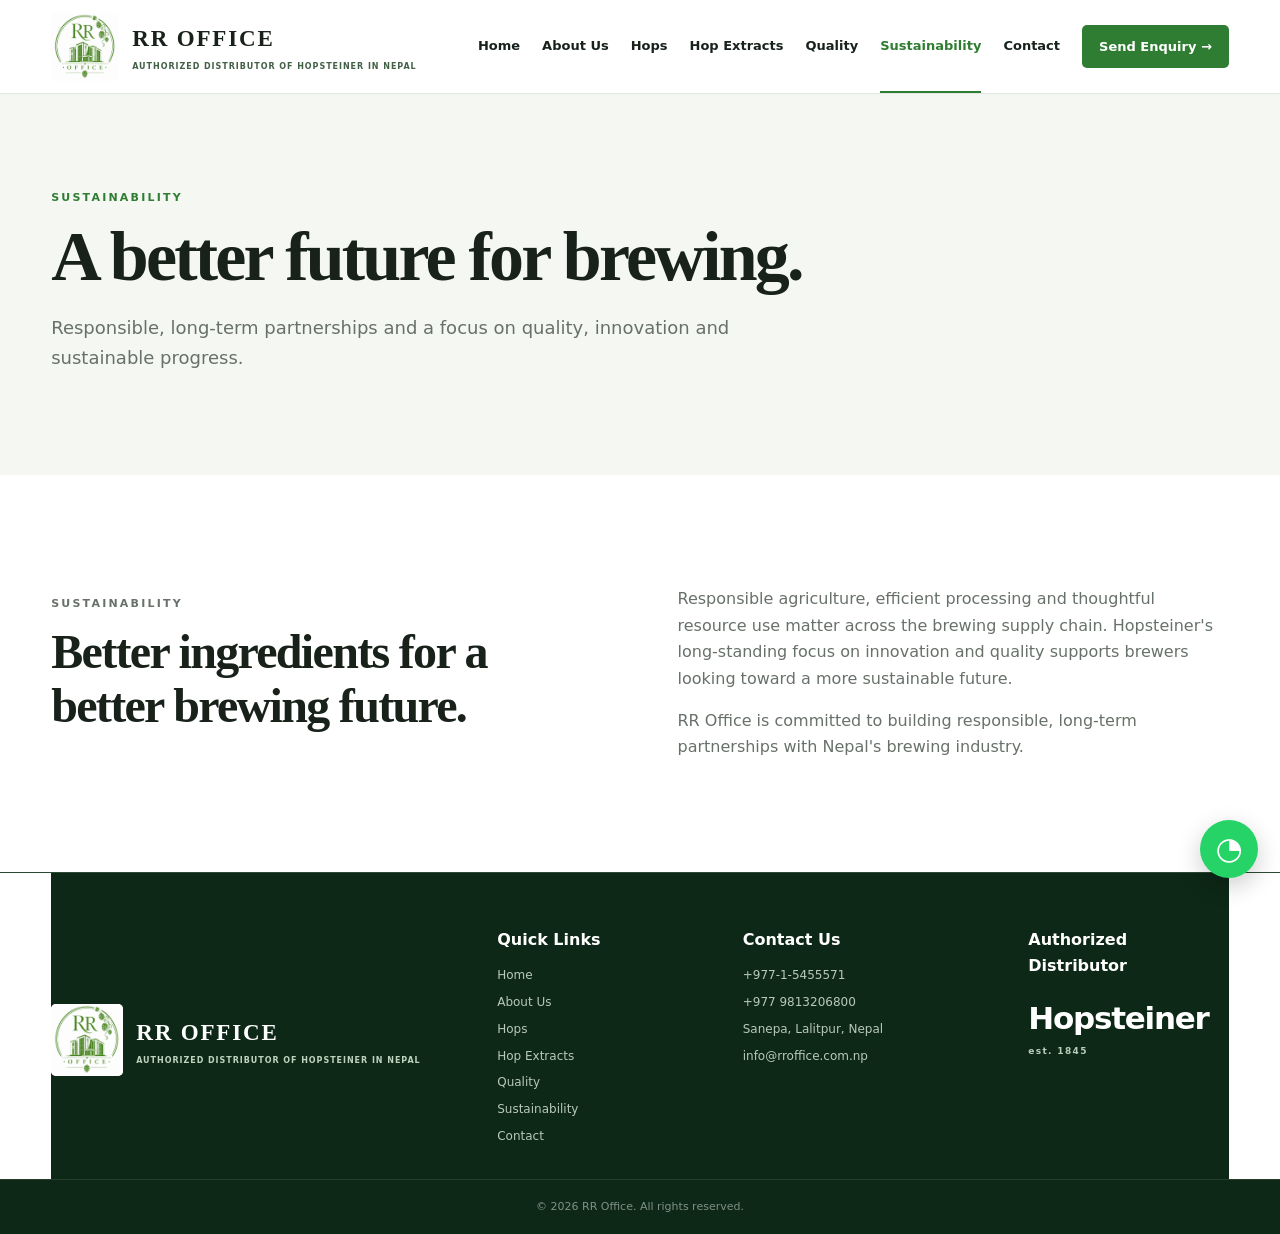
<file: sustainability.html>
<!doctype html><html lang="en"><head><meta charset="utf-8"><meta name="viewport" content="width=device-width,initial-scale=1"><title>Sustainability | RR Office | Hopsteiner Nepal</title><meta name="description" content="Sustainability and responsible brewing ingredient partnerships at RR Office."><link rel="canonical" href="https://rroffice.com.np/sustainability.html"><link rel="icon" href="assets/logo.png"><link rel="stylesheet" href="style.css"></head><body><header class="header"><div class="container nav"><a class="brand" href="index.html"><img src="assets/logo.png" alt="RR Office logo"><div><strong>RR OFFICE</strong><small>AUTHORIZED DISTRIBUTOR OF HOPSTEINER IN NEPAL</small></div></a><button class="menu" aria-label="Open navigation">☰</button><nav id="nav"><a href="index.html">Home</a><a class="" href="about.html">About Us</a><a class="" href="products.html">Hops</a><a class="" href="extracts.html">Hop Extracts</a><a class="" href="quality.html">Quality</a><a class="active" href="sustainability.html">Sustainability</a><a class="" href="contact.html">Contact</a><a class="nav-cta" href="contact.html">Send Enquiry <span>→</span></a></nav></div></header><main><section class="page-hero"><div class="container"><p class="eyebrow">SUSTAINABILITY</p><h1>A better future for brewing.</h1><p>Responsible, long-term partnerships and a focus on quality, innovation and sustainable progress.</p></div></section><section class="section"><div class="container two-col"><div><p class="eyebrow">SUSTAINABILITY</p><h2>Better ingredients for a better brewing future.</h2></div><div><p>Responsible agriculture, efficient processing and thoughtful resource use matter across the brewing supply chain. Hopsteiner's long-standing focus on innovation and quality supports brewers looking toward a more sustainable future.</p><p>RR Office is committed to building responsible, long-term partnerships with Nepal's brewing industry.</p></div></div></section></main><footer><div class="container footer-grid"><div class="footer-brand"><img src="assets/logo.png" alt="RR Office logo"><div><strong>RR OFFICE</strong><small>AUTHORIZED DISTRIBUTOR OF HOPSTEINER IN NEPAL</small></div></div><div><h4>Quick Links</h4><a href="index.html">Home</a><a href="about.html">About Us</a><a href="products.html">Hops</a><a href="extracts.html">Hop Extracts</a><a href="quality.html">Quality</a><a href="sustainability.html">Sustainability</a><a href="contact.html">Contact</a></div><div><h4>Contact Us</h4><a href="tel:+97715455571">+977-1-5455571</a><a href="https://wa.me/9779813206800" target="_blank" rel="noopener">+977 9813206800</a><span>Sanepa, Lalitpur, Nepal</span><a href="mailto:info@rroffice.com.np">info@rroffice.com.np</a></div><div><h4>Authorized Distributor</h4><div class="hopsteiner-footer">Hopsteiner<small>est. 1845</small></div></div></div><div class="copyright">© <span id="year"></span> RR Office. All rights reserved.</div></footer><a class="wa" href="https://wa.me/9779813206800" target="_blank" rel="noopener" aria-label="WhatsApp">◔</a><script src="script.js"></script></body></html>
</file>
<file: style.css>
:root{--green:#2f7d32;--green2:#1f5a28;--dark:#0d2817;--ink:#18221b;--muted:#687169;--line:#e2e8e2;--pale:#f4f7f2;--white:#fff}*{box-sizing:border-box}html{scroll-behavior:smooth}body{margin:0;color:var(--ink);font-family:Inter,ui-sans-serif,system-ui,-apple-system,"Segoe UI",sans-serif;line-height:1.65}a{text-decoration:none;color:inherit}.container{width:min(1180px,92%);margin:auto}.header{position:sticky;top:0;z-index:50;background:rgba(255,255,255,.97);backdrop-filter:blur(14px);border-bottom:1px solid var(--line)}.nav{min-height:92px;display:flex;align-items:center;justify-content:space-between;gap:25px}.brand,.footer-brand{display:flex;align-items:center;gap:13px}.brand img{width:68px;height:68px;object-fit:contain}.brand strong,.footer-brand strong{display:block;font-family:Georgia,serif;font-size:23px;letter-spacing:.08em}.brand small,.footer-brand small{display:block;font-size:8px;letter-spacing:.12em;font-weight:800;color:#426046;margin-top:2px}nav{display:flex;align-items:center;gap:22px;font-size:13px;font-weight:650}nav a{padding:35px 0;border-bottom:2px solid transparent;white-space:nowrap}nav a.active,nav a:hover{color:var(--green);border-color:var(--green)}.nav-cta{background:var(--green);color:#fff!important;padding:11px 17px!important;border-radius:5px;border:0!important}.menu{display:none;border:0;background:none;font-size:25px}.hero{position:relative;min-height:580px;background:linear-gradient(90deg,rgba(8,35,16,.84),rgba(8,35,16,.35)),url("assets/hero-hops.png") center/cover}.hero-overlay{position:absolute;inset:0;background:linear-gradient(90deg,rgba(5,27,11,.75),transparent 70%)}.hero-content{position:relative;z-index:2;min-height:580px;display:flex;align-items:center;justify-content:space-between;gap:50px;color:#fff}.hero-copy{max-width:650px}.eyebrow{font-size:11px;letter-spacing:.2em;font-weight:850;color:var(--green);margin:0 0 12px}.eyebrow.light{color:#c7e5c5}.hero h1{font:600 clamp(47px,6vw,76px)/1.04 Georgia,serif;letter-spacing:-.04em;margin:0 0 22px}.hero h1 em{color:#d5eacb;font-style:normal}.hero-copy>p:not(.eyebrow){font-size:18px;max-width:650px;color:#f0f5ef}.actions{display:flex;gap:12px;flex-wrap:wrap;margin-top:28px}.btn{display:inline-flex;align-items:center;gap:18px;padding:13px 21px;border-radius:5px;font-weight:800;border:1px solid transparent}.btn.green{background:var(--green);color:#fff}.btn.green:hover{background:var(--green2)}.btn.white{background:#fff;color:var(--green2)}.outline-light{border-color:rgba(255,255,255,.55);color:#fff}.partner-badge{text-align:center;min-width:300px;padding:28px;border-left:1px solid rgba(255,255,255,.5)}.partner-word{font-size:48px;font-weight:800;letter-spacing:-.06em}.partner-badge small{display:block}.partner-badge b{display:block;letter-spacing:.3em;font-size:11px;margin-top:22px;line-height:1.8}.trust-strip{background:#fff;border-bottom:1px solid var(--line)}.trust-grid{display:grid;grid-template-columns:repeat(4,1fr);padding:25px 0;gap:20px}.trust-grid>div{display:flex;gap:14px;align-items:center}.trust-icon{font-size:27px;color:var(--green);font-weight:900}.trust-grid b,.trust-grid small{display:block}.trust-grid b{font-size:14px}.trust-grid small{font-size:11px;color:var(--muted)}.section{padding:95px 0}.pale{background:var(--pale)}h2{font:600 clamp(34px,4vw,48px)/1.12 Georgia,serif;letter-spacing:-.035em;margin:0 0 20px}.product-layout{display:grid;grid-template-columns:.8fr 1.2fr;gap:65px;align-items:center}.intro-copy p:not(.eyebrow){color:var(--muted);max-width:470px}.product-tiles{display:grid;grid-template-columns:1fr 1fr;gap:18px}.photo-tile{min-height:310px;border-radius:8px;position:relative;overflow:hidden;padding:25px;display:flex;align-items:end;color:#fff;background-size:cover;background-position:center}.hops-tile{background-image:linear-gradient(0deg,rgba(8,40,15,.86),rgba(8,40,15,.08)),url("https://images.unsplash.com/photo-1504198453319-5ce911bafcde?auto=format&fit=crop&w=1000&q=80")}.extract-tile{background-image:linear-gradient(0deg,rgba(8,40,15,.9),rgba(8,40,15,.08)),url("https://images.unsplash.com/photo-1572119865084-43c285814d63?auto=format&fit=crop&w=1000&q=80")}.photo-tile h3{font:600 27px Georgia,serif;margin:0}.photo-tile p{margin:4px 0 0;font-size:13px;color:#dce9dc}.photo-tile>span{position:absolute;right:18px;bottom:18px;border:1px solid rgba(255,255,255,.6);border-radius:50%;width:35px;height:35px;display:grid;place-items:center}.partner-section{padding:0}.partner-layout{display:grid;grid-template-columns:1.05fr .95fr;min-height:470px}.brew-image{background:linear-gradient(90deg,rgba(10,35,17,.1),rgba(10,35,17,.25)),url("https://images.unsplash.com/photo-1516455207990-7a41ce80f7ee?auto=format&fit=crop&w=1400&q=85") center/cover;position:relative}.brew-label{position:absolute;bottom:28px;left:28px;background:rgba(13,40,23,.85);color:#fff;padding:10px 15px;font-size:10px;letter-spacing:.15em;font-weight:800}.partner-copy{padding:70px 8%;display:flex;flex-direction:column;justify-content:center}.partner-copy h2{font-size:58px;margin-bottom:10px}.partner-copy>p:not(.eyebrow){color:var(--muted)}.feature-list{display:grid;grid-template-columns:repeat(3,1fr);gap:15px;margin:25px 0}.feature-list div{border-left:2px solid var(--green);padding-left:12px}.feature-list b,.feature-list span{display:block}.feature-list b{font-size:16px}.feature-list span{font-size:11px;color:var(--muted)}.text-link{color:var(--green);font-weight:800}.section-head{display:flex;justify-content:space-between;align-items:end;margin-bottom:38px}.variety-grid{display:grid;grid-template-columns:repeat(6,1fr);gap:14px}.variety{border:1px solid var(--line);background:#fff;border-radius:7px;padding:14px;text-align:center;transition:.2s}.variety:hover{transform:translateY(-4px);box-shadow:0 12px 30px rgba(20,60,20,.08)}.hop-art{height:150px;display:grid;place-items:center;background:linear-gradient(145deg,#f8faf6,#edf4e9);font-size:74px}.variety h3{font:600 18px Georgia,serif;margin:12px 0 5px}.variety small{font-size:8px;color:var(--muted);letter-spacing:.07em}.large{grid-template-columns:repeat(3,1fr)}.large .variety{padding:22px}.large .hop-art{height:210px}.large .variety h3{font-size:24px}.large .variety .text-link{display:block;margin-top:15px}.cta{background:var(--green2);color:#fff;padding:60px 0}.cta-inner{display:flex;justify-content:space-between;align-items:center;gap:30px}.cta h2{margin:0}.page-hero{padding:95px 0 85px;background:var(--pale)}.page-hero h1{font:600 clamp(43px,6vw,70px)/1.05 Georgia,serif;max-width:900px;margin:0 0 20px;letter-spacing:-.04em}.page-hero>div>p:last-child{max-width:700px;color:var(--muted);font-size:18px}.two-col{display:grid;grid-template-columns:1fr 1fr;gap:75px;align-items:center}.two-col p{color:var(--muted)}.cards-3{display:grid;grid-template-columns:repeat(3,1fr);gap:20px}.info-card{padding:32px;border:1px solid var(--line);background:#fff;border-radius:8px}.info-card h3{font:600 24px Georgia,serif;margin:15px 0 8px}.info-card p{color:var(--muted)}.big-icon{display:grid;place-items:center;width:48px;height:48px;border-radius:50%;background:var(--pale);color:var(--green);font-weight:900}.callout{margin-top:28px;padding:24px;background:var(--pale);display:flex;align-items:center;gap:22px;border-radius:7px}.callout b{font-size:16px}.callout span{color:var(--muted);flex:1}.contact-grid{display:grid;grid-template-columns:.85fr 1.15fr;gap:80px}.contact-details p{margin:25px 0}.contact-details a{color:var(--green);font-weight:750}.form{border:1px solid var(--line);padding:34px;border-radius:8px}.form h3{font:600 30px Georgia,serif;margin-top:0}.form label{display:block;font-size:12px;font-weight:750;margin:14px 0}.form input,.form textarea{width:100%;display:block;margin-top:6px;border:1px solid #cfd9cf;border-radius:5px;padding:12px;font:inherit}.form small{display:block;color:var(--muted);margin-top:12px}.footer-brand img{width:72px;height:72px;object-fit:contain;background:#fff;border-radius:5px}.footer-brand strong{color:#fff}.footer-brand small{color:#bdd3bd}.footer-grid{background:var(--dark);color:#dce8dd;padding:55px 0 25px;display:grid;grid-template-columns:2fr 1fr 1.2fr 1fr;gap:45px}.footer-grid:before{content:"";position:absolute;left:0;right:0;height:1px;background:#2c4933;margin-top:-55px}.footer-grid h4{color:#fff;margin:0 0 13px}.footer-grid a,.footer-grid span{display:block;font-size:12px;margin:7px 0;color:#b9c8ba}.hopsteiner-footer{font-size:31px;color:#fff;font-weight:800;letter-spacing:-.04em}.hopsteiner-footer small{display:block;font-size:9px;letter-spacing:.15em;color:#b9cdb9}.copyright{background:var(--dark);color:#819185;text-align:center;border-top:1px solid #27402d;padding:18px;font-size:11px}.wa{position:fixed;right:22px;bottom:22px;z-index:60;width:58px;height:58px;border-radius:50%;background:#25d366;color:#fff;display:grid;place-items:center;font-size:31px;box-shadow:0 8px 25px rgba(0,0,0,.2)}@media(max-width:1000px){nav{gap:12px}.brand small{font-size:7px}.variety-grid{grid-template-columns:repeat(3,1fr)}.hero-content{flex-direction:column;justify-content:center;align-items:flex-start;padding:70px 0}.partner-badge{border-left:0;border-top:1px solid rgba(255,255,255,.5);width:100%;text-align:left;padding-left:0}.footer-grid{grid-template-columns:2fr 1fr 1fr}}@media(max-width:760px){.nav{min-height:72px}.brand img{width:55px;height:55px}.brand strong{font-size:18px}.brand small{font-size:6px}.menu{display:block}nav{display:none;position:absolute;left:0;right:0;top:72px;background:#fff;padding:10px 5%;flex-direction:column;align-items:stretch;gap:0;border-bottom:1px solid var(--line)}nav.open{display:flex}nav a{padding:11px 0;border:0}.nav-cta{text-align:center;margin:8px 0}.hero,.hero-content{min-height:650px}.hero{background-position:center}.hero h1{font-size:48px}.partner-badge{min-width:0}.trust-grid{grid-template-columns:1fr 1fr}.section{padding:65px 0}.product-layout,.partner-layout,.two-col,.contact-grid{grid-template-columns:1fr;gap:35px}.product-tiles{grid-template-columns:1fr}.photo-tile{min-height:260px}.partner-copy{padding:55px 0}.feature-list{grid-template-columns:1fr}.section-head,.cta-inner{align-items:flex-start;flex-direction:column}.variety-grid,.large,.cards-3{grid-template-columns:1fr 1fr}.page-hero{padding:65px 0}.callout{flex-direction:column;align-items:flex-start}.footer-grid{grid-template-columns:1fr 1fr;gap:30px}.footer-grid>div:first-child{grid-column:1/-1}}@media(max-width:480px){.variety-grid,.large,.cards-3,.trust-grid{grid-template-columns:1fr}.hero h1{font-size:43px}.footer-grid{grid-template-columns:1fr}}
/* Product imagery upgrade */
.product-img{display:block;width:100%;height:150px;object-fit:cover;border-radius:5px;background:#f5f7f2}
.variety .product-img{height:150px;object-fit:cover}
.large .product-img{height:210px}
.extract-grid{display:grid;grid-template-columns:repeat(3,1fr);gap:20px}
.extract-card{border:1px solid var(--line);background:#fff;border-radius:8px;padding:14px;transition:.2s}
.extract-card:hover{transform:translateY(-4px);box-shadow:0 12px 30px rgba(20,60,20,.08)}
.extract-card .product-img{height:190px}
.extract-card h3{font:600 22px Georgia,serif;margin:15px 0 5px}
.extract-card small{font-size:8px;color:var(--muted);letter-spacing:.08em}
.extract-card p{font-size:13px;color:var(--muted);line-height:1.6}
.hops-tile{background-image:linear-gradient(0deg,rgba(8,40,15,.86),rgba(8,40,15,.08)),url("assets/hop-varieties.jpg")}
.extract-tile{background-image:linear-gradient(0deg,rgba(8,40,15,.9),rgba(8,40,15,.08)),url("assets/hop-extracts.jpg")}
.brew-image{background:linear-gradient(90deg,rgba(10,35,17,.1),rgba(10,35,17,.25)),url("assets/brewery.jpg") center/cover}
@media(max-width:760px){.extract-grid{grid-template-columns:1fr 1fr}}
@media(max-width:480px){.extract-grid{grid-template-columns:1fr}}
</file>
